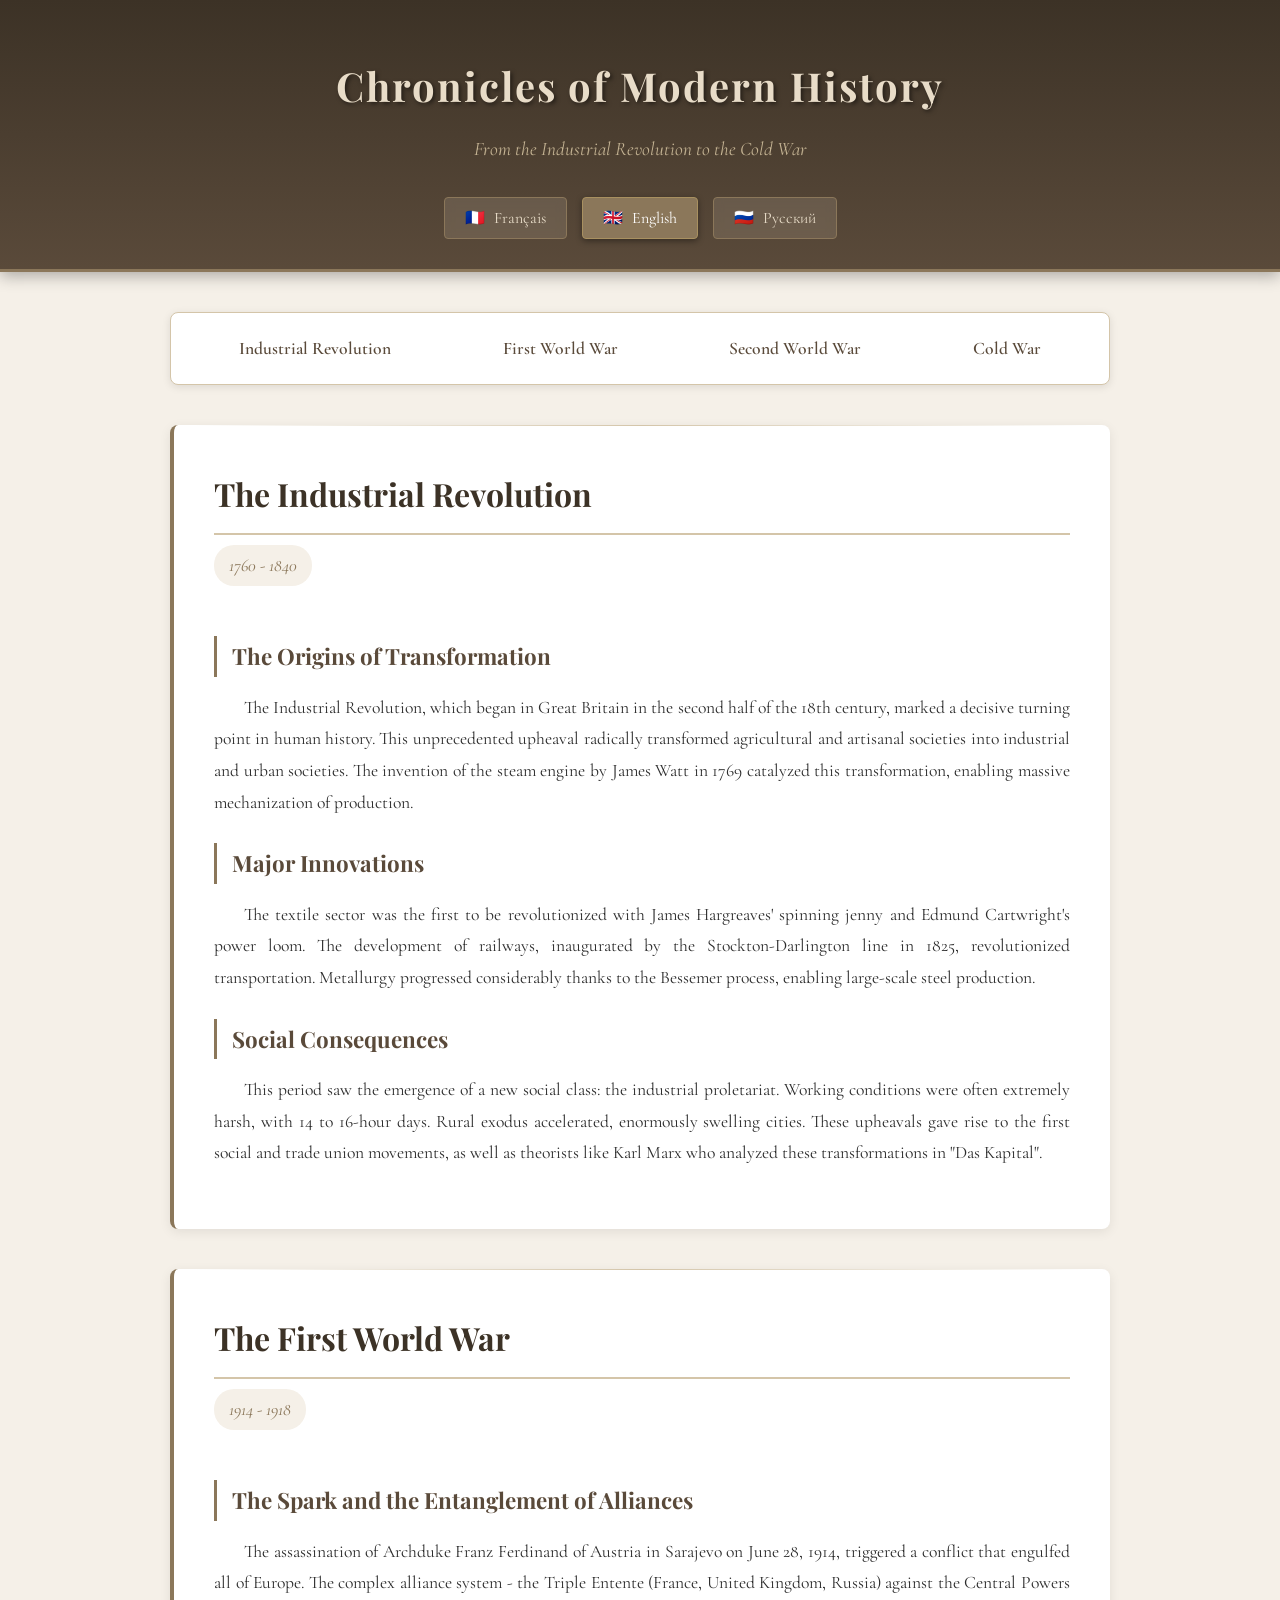
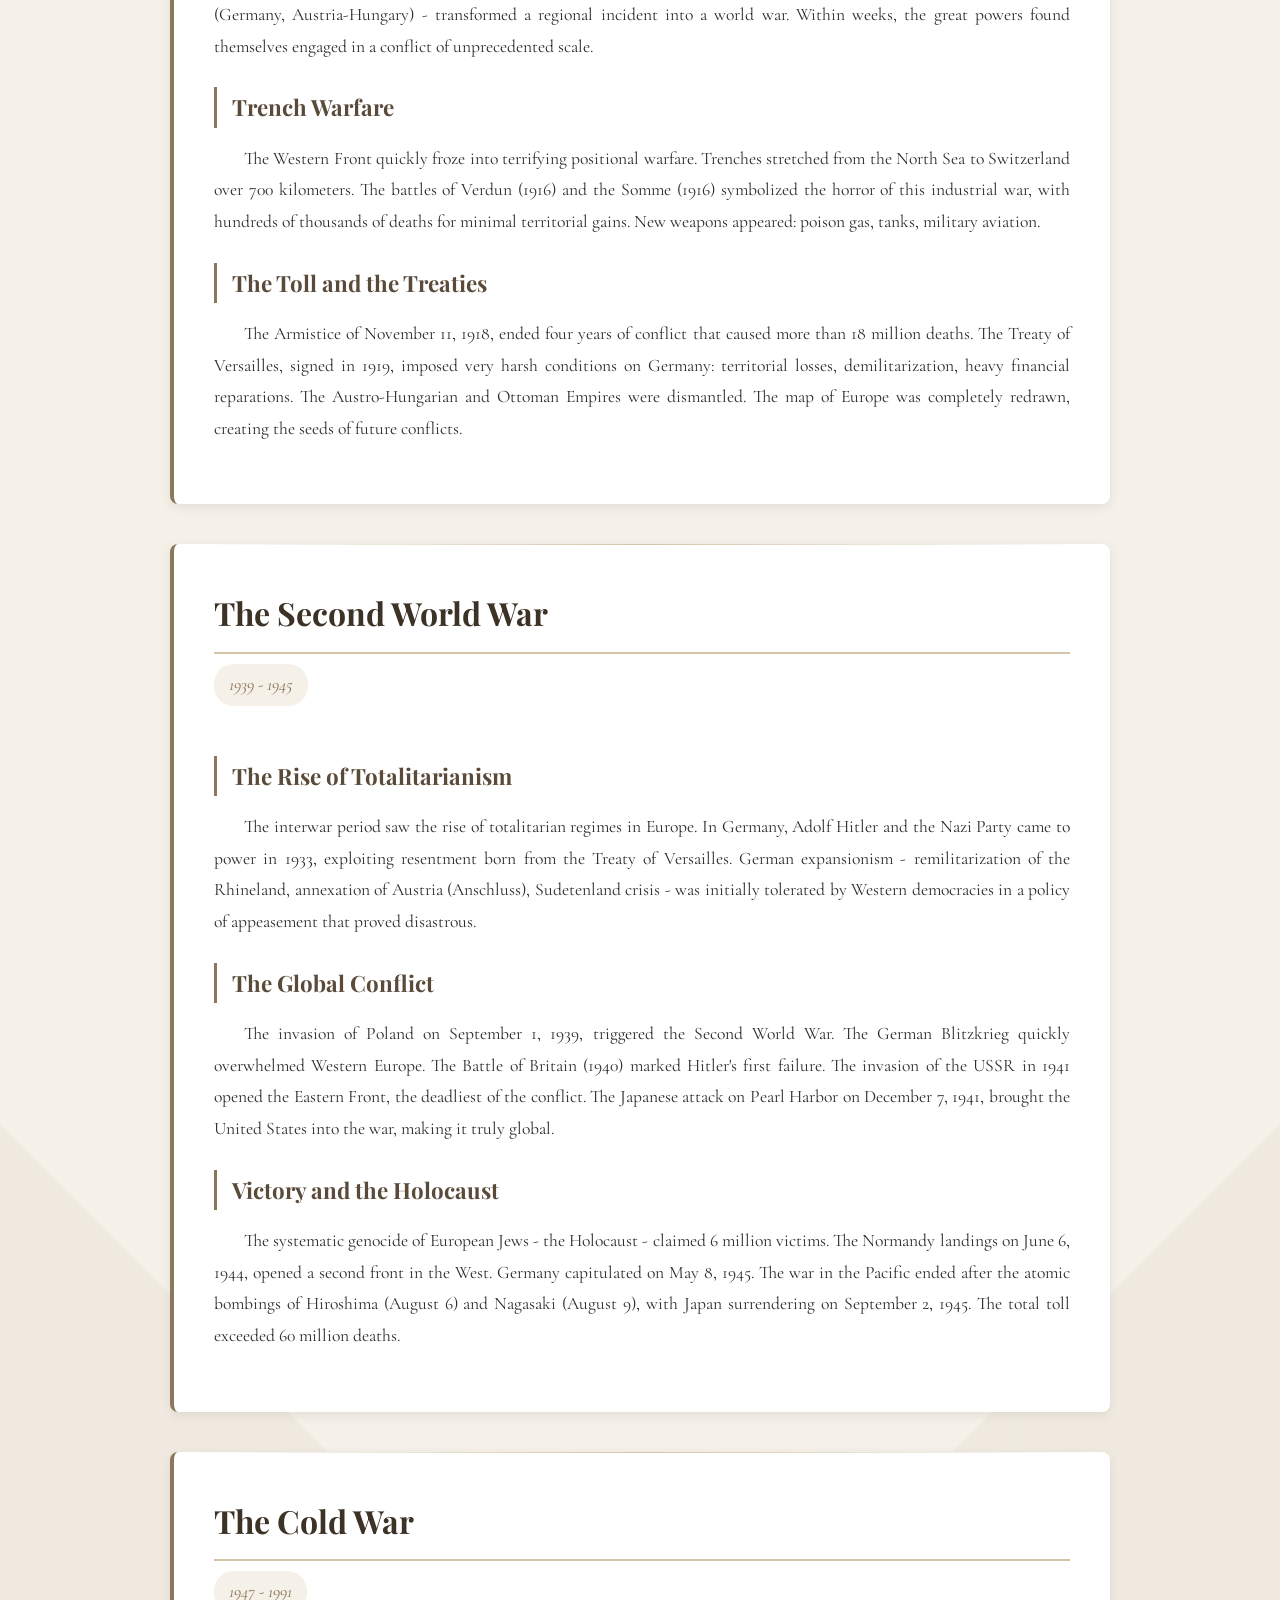
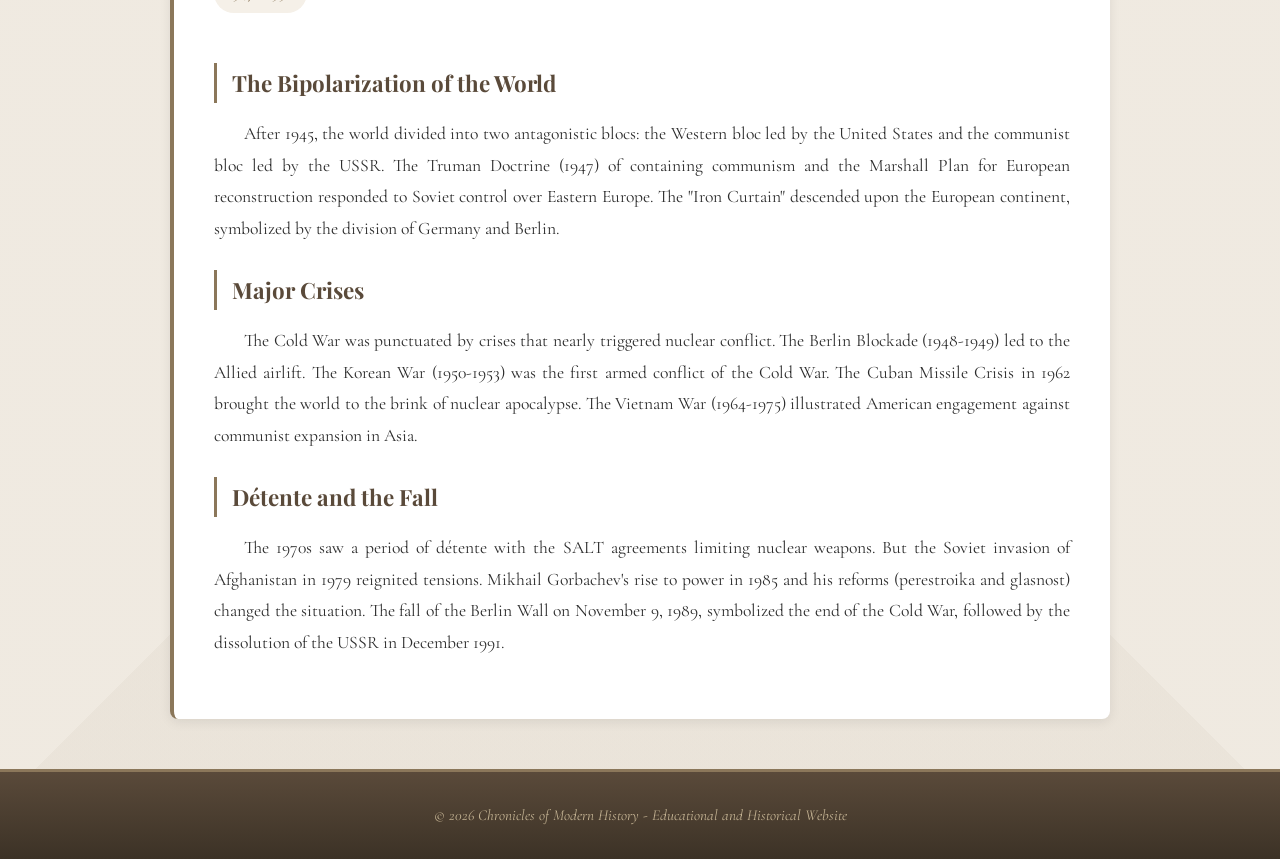
<file: index.html>
<!DOCTYPE html>
<html lang="fr">
<head>
    <!-- Balises de mots-clés SEO -->
<meta name="keywords" content="histoire moderne, révolution industrielle, première guerre mondiale, seconde guerre mondiale, guerre froide, histoire contemporaine, chroniques historiques, cours histoire, résumé histoire, industrialisation, guerres mondiales, grande guerre, WWII, WWI, guerre 39-45, guerre 14-18, industrial revolution, world war 1, world war 2, cold war, modern history, contemporary history, historical chronicles, промышленная революция, первая мировая война, вторая мировая война, холодная война, современная история">

<meta name="description" content="Chroniques de l'Histoire Moderne : découvrez la Révolution Industrielle (1760-1840), la Première Guerre Mondiale (1914-1918), la Seconde Guerre Mondiale (1939-1945) et la Guerre Froide (1947-1991). Site éducatif multilingue en français, anglais et russe avec des analyses historiques détaillées.">

<!-- Balises pour les moteurs de recherche -->
<meta name="robots" content="index, follow, max-snippet:-1, max-image-preview:large, max-video-preview:-1">
<meta name="googlebot" content="index, follow, max-snippet:-1, max-image-preview:large">
<meta name="bingbot" content="index, follow, max-snippet:-1, max-image-preview:large">

<!-- Balises de langue et localisation -->
<meta name="language" content="French, English, Russian">
<meta http-equiv="content-language" content="fr, en, ru">

<!-- Open Graph pour Facebook et LinkedIn -->
<meta property="og:title" content="Chroniques de l'Histoire Moderne - Révolution Industrielle, Guerres Mondiales et Guerre Froide">
<meta property="og:description" content="Explorez l'histoire moderne : Révolution Industrielle, Première et Seconde Guerres Mondiales, Guerre Froide. Contenu éducatif multilingue avec analyses historiques approfondies.">
<meta property="og:type" content="website">
<meta property="og:url" content="https://roboto9.github.io/histoires">
<meta property="og:image" content="https://roboto9.github.io/histoires">
<meta property="og:image:alt" content="Illustration histoire moderne - révolution industrielle et guerres mondiales">
<meta property="og:site_name" content="Chroniques de l'Histoire Moderne">
<meta property="og:locale" content="fr_FR">
<meta property="og:locale:alternate" content="en_GB">
<meta property="og:locale:alternate" content="ru_RU">

<!-- Twitter Card -->
<meta name="twitter:card" content="summary_large_image">
<meta name="twitter:title" content="Chroniques de l'Histoire Moderne">
<meta name="twitter:description" content="Histoire moderne : Révolution Industrielle, Guerres Mondiales et Guerre Froide. Site éducatif multilingue.">
<meta name="twitter:image" content="https://roboto9.github.io/histoires">
<meta name="twitter:image:alt" content="Histoire moderne et contemporaine">

<!-- Balises pour appareils mobiles -->
<meta name="theme-color" content="#3c3226">
<meta name="apple-mobile-web-app-capable" content="yes">
<meta name="apple-mobile-web-app-status-bar-style" content="black-translucent">
<meta name="apple-mobile-web-app-title" content="Histoire Moderne">
    <meta name="msvalidate.01" content="99EF3160F3D3A2BB954B0622AE29D365" />
    <meta name="yandex-verification" content="2fdb769160c37fc3" />
    <meta name="google-site-verification" content="8_jo_OIKoWMLx5ba4It0VEYrOq64s23Xh7QgMbaak_I" />
    <meta charset="UTF-8">
    <meta name="viewport" content="width=device-width, initial-scale=1.0">
    <title id="titre-page">Histoire Moderne - Révolution Industrielle, Guerres Mondiales et Guerre Froide</title>
    <link rel="stylesheet" href="styles.css">
    
</head>
<body>
    <header>
        <div class="container">
            <h1 id="titre-principal">Chroniques de l'Histoire Moderne</h1>
            <p id="sous-titre">De la Révolution Industrielle à la Guerre Froide</p>
            
            <nav class="language-selector" aria-label="Sélection de la langue">
                <button id="btn-fr" class="lang-btn active" onclick="changerLangue('fr')" aria-label="Français">
                    <span class="flag">🇫🇷</span> Français
                </button>
                <button id="btn-en" class="lang-btn" onclick="changerLangue('en')" aria-label="English">
                    <span class="flag">🇬🇧</span> English
                </button>
                <button id="btn-ru" class="lang-btn" onclick="changerLangue('ru')" aria-label="Русский">
                    <span class="flag">🇷🇺</span> Русский
                </button>
            </nav>
        </div>
    </header>

    <main class="container">
        <nav class="section-nav" aria-label="Navigation des chapitres">
            <ul>
                <li><a href="#revolution-industrielle" id="nav-revolution">Révolution Industrielle</a></li>
                <li><a href="#premiere-guerre" id="nav-ww1">Première Guerre Mondiale</a></li>
                <li><a href="#seconde-guerre" id="nav-ww2">Seconde Guerre Mondiale</a></li>
                <li><a href="#guerre-froide" id="nav-guerre-froide">Guerre Froide</a></li>
            </ul>
        </nav>

        <section id="revolution-industrielle" class="historical-section">
            <h2 id="titre-revolution">La Révolution Industrielle</h2>
            <div class="periode" id="periode-revolution">1760 - 1840</div>
            
            <article>
                <h3 id="sous-titre-revolution-1">Les Origines de la Transformation</h3>
                <p id="texte-revolution-1">La Révolution Industrielle, qui débuta en Grande-Bretagne dans la seconde moitié du XVIIIe siècle, marqua un tournant décisif dans l'histoire de l'humanité. Ce bouleversement sans précédent transforma radicalement les sociétés agricoles et artisanales en sociétés industrielles et urbaines. L'invention de la machine à vapeur par James Watt en 1769 catalysa cette transformation, permettant une mécanisation massive de la production.</p>
                
                <h3 id="sous-titre-revolution-2">Les Innovations Majeures</h3>
                <p id="texte-revolution-2">Le secteur textile fut le premier à être révolutionné avec la spinning jenny de James Hargreaves et le métier à tisser mécanique d'Edmund Cartwright. Le développement des chemins de fer, inauguré par la ligne Stockton-Darlington en 1825, révolutionna les transports. La métallurgie progressa considérablement grâce au procédé Bessemer, permettant la production d'acier à grande échelle.</p>
                
                <h3 id="sous-titre-revolution-3">Les Conséquences Sociales</h3>
                <p id="texte-revolution-3">Cette période vit l'émergence d'une nouvelle classe sociale : le prolétariat ouvrier. Les conditions de travail étaient souvent extrêmement dures, avec des journées de 14 à 16 heures. L'exode rural s'accéléra, gonflant démesurément les villes. Ces bouleversements engendrèrent les premiers mouvements sociaux et syndicaux, ainsi que des théoriciens comme Karl Marx qui analysa ces transformations dans "Le Capital".</p>
            </article>
        </section>

        <section id="premiere-guerre" class="historical-section">
            <h2 id="titre-ww1">La Première Guerre Mondiale</h2>
            <div class="periode" id="periode-ww1">1914 - 1918</div>
            
            <article>
                <h3 id="sous-titre-ww1-1">L'Étincelle et l'Embarras des Alliances</h3>
                <p id="texte-ww1-1">L'assassinat de l'archiduc François-Ferdinand d'Autriche à Sarajevo le 28 juin 1914 déclencha un conflit qui embrasa l'Europe entière. Le système complexe d'alliances - la Triple Entente (France, Royaume-Uni, Russie) contre les Empires centraux (Allemagne, Autriche-Hongrie) - transforma un incident régional en guerre mondiale. En quelques semaines, les grandes puissances se retrouvèrent engagées dans un conflit d'une ampleur sans précédent.</p>
                
                <h3 id="sous-titre-ww1-2">La Guerre des Tranchées</h3>
                <p id="texte-ww1-2">Le front occidental se figea rapidement dans une guerre de positions terrifiante. Des tranchées s'étendirent de la mer du Nord à la Suisse sur plus de 700 kilomètres. Les batailles de Verdun (1916) et de la Somme (1916) symbolisèrent l'horreur de cette guerre industrielle, avec des centaines de milliers de morts pour des gains territoriaux minimes. De nouvelles armes apparurent : gaz toxiques, chars d'assaut, aviation militaire.</p>
                
                <h3 id="sous-titre-ww1-3">Le Bilan et les Traités</h3>
                <p id="texte-ww1-3">L'armistice du 11 novembre 1918 mit fin à quatre années de conflit qui firent plus de 18 millions de morts. Le Traité de Versailles, signé en 1919, imposa des conditions très dures à l'Allemagne : pertes territoriales, démilitarisation, lourdes réparations financières. L'Empire austro-hongrois et l'Empire ottoman furent démantelés. La carte de l'Europe fut entièrement redessinée, créant les germes des conflits futurs.</p>
            </article>
        </section>

        <section id="seconde-guerre" class="historical-section">
            <h2 id="titre-ww2">La Seconde Guerre Mondiale</h2>
            <div class="periode" id="periode-ww2">1939 - 1945</div>
            
            <article>
                <h3 id="sous-titre-ww2-1">La Montée des Totalitarismes</h3>
                <p id="texte-ww2-1">L'entre-deux-guerres vit l'ascension des régimes totalitaires en Europe. En Allemagne, Adolf Hitler et le parti nazi arrivèrent au pouvoir en 1933, exploitant le ressentiment né du Traité de Versailles. L'expansionnisme allemand - remilitarisation de la Rhénanie, annexion de l'Autriche (Anschluss), crise des Sudètes - fut d'abord toléré par les démocraties occidentales dans une politique d'apaisement qui s'avéra désastreuse.</p>
                
                <h3 id="sous-titre-ww2-2">Le Conflit Mondial</h3>
                <p id="texte-ww2-2">L'invasion de la Pologne le 1er septembre 1939 déclencha la Seconde Guerre Mondiale. La Blitzkrieg allemande submergea rapidement l'Europe occidentale. La bataille d'Angleterre (1940) marqua le premier échec d'Hitler. L'invasion de l'URSS en 1941 ouvrit le front de l'Est, le plus meurtrier du conflit. L'attaque japonaise sur Pearl Harbor le 7 décembre 1941 entraîna les États-Unis dans la guerre, la mondialisant définitivement.</p>
                
                <h3 id="sous-titre-ww2-3">La Victoire et l'Holocauste</h3>
                <p id="texte-ww2-3">Le génocide systématique des Juifs d'Europe - la Shoah - fit 6 millions de victimes. Le débarquement de Normandie le 6 juin 1944 ouvrit un second front à l'Ouest. L'Allemagne capitula le 8 mai 1945. La guerre dans le Pacifique se termina après les bombardements atomiques d'Hiroshima (6 août) et Nagasaki (9 août), le Japon capitulant le 2 septembre 1945. Le bilan total dépassa 60 millions de morts.</p>
            </article>
        </section>

        <section id="guerre-froide" class="historical-section">
            <h2 id="titre-guerre-froide">La Guerre Froide</h2>
            <div class="periode" id="periode-guerre-froide">1947 - 1991</div>
            
            <article>
                <h3 id="sous-titre-froide-1">La Bipolarisation du Monde</h3>
                <p id="texte-froide-1">Après 1945, le monde se divisa en deux blocs antagonistes : le bloc occidental mené par les États-Unis et le bloc communiste dirigé par l'URSS. La doctrine Truman (1947) d'endiguement du communisme et le Plan Marshall de reconstruction de l'Europe répondaient à la mainmise soviétique sur l'Europe de l'Est. Le "rideau de fer" s'abattit sur le continent européen, symbolisé par la division de l'Allemagne et de Berlin.</p>
                
                <h3 id="sous-titre-froide-2">Les Crises Majeures</h3>
                <p id="texte-froide-2">La guerre froide fut ponctuée de crises qui faillirent déclencher un conflit nucléaire. Le blocus de Berlin (1948-1949) aboutit au pont aérien allié. La guerre de Corée (1950-1953) fut le premier conflit armé de la guerre froide. La crise des missiles de Cuba en 1962 plaça le monde au bord de l'apocalypse nucléaire. La guerre du Vietnam (1964-1975) illustra l'engagement américain contre l'expansion communiste en Asie.</p>
                
                <h3 id="sous-titre-froide-3">La Détente et la Chute</h3>
                <p id="texte-froide-3">Les années 1970 virent une période de détente avec les accords SALT de limitation des armements nucléaires. Mais l'invasion soviétique de l'Afghanistan en 1979 relança les tensions. L'arrivée de Mikhaïl Gorbatchev au pouvoir en 1985 et ses réformes (perestroïka et glasnost) changèrent la donne. La chute du mur de Berlin le 9 novembre 1989 symbolisa la fin de la guerre froide, suivie de la dissolution de l'URSS en décembre 1991.</p>
            </article>
        </section>
    </main>

    <footer>
        <div class="container">
            <p id="footer-texte">© 2026 Chroniques de l'Histoire Moderne - Site éducatif et historique</p>
        </div>
    </footer>

    <script src="translations.js"></script>
    <script src="script.js"></script>
</body>
</html>
</file>
<file: styles.css>
/* Styles généraux et typographie historique */
@import url('https://fonts.googleapis.com/css2?family=Playfair+Display:ital,wght@0,400;0,700;1,400&family=Cormorant+Garamond:ital,wght@0,400;0,600;1,400&display=swap');

* {
    margin: 0;
    padding: 0;
    box-sizing: border-box;
}

body {
    font-family: 'Cormorant Garamond', Georgia, 'Times New Roman', serif;
    line-height: 1.8;
    color: #2c2c2c;
    background-color: #f5f0e8;
    background-image: 
        linear-gradient(45deg, rgba(139, 119, 90, 0.05) 25%, transparent 25%),
        linear-gradient(-45deg, rgba(139, 119, 90, 0.05) 25%, transparent 25%);
}

.container {
    max-width: 1000px;
    margin: 0 auto;
    padding: 0 30px;
}

/* En-tête historique */
header {
    background: linear-gradient(to bottom, #3c3226, #5a4a3a);
    color: #e8dcc8;
    padding: 50px 0 30px;
    margin-bottom: 40px;
    border-bottom: 3px solid #8b775a;
    box-shadow: 0 4px 15px rgba(0, 0, 0, 0.3);
}

#titre-principal {
    font-family: 'Playfair Display', Georgia, serif;
    font-size: 2.5rem;
    font-weight: 700;
    text-align: center;
    margin-bottom: 10px;
    text-shadow: 2px 2px 4px rgba(0, 0, 0, 0.5);
    letter-spacing: 2px;
}

#sous-titre {
    text-align: center;
    font-style: italic;
    font-size: 1.2rem;
    margin-bottom: 30px;
    color: #c4b393;
}

/* Sélecteur de langue */
.language-selector {
    display: flex;
    justify-content: center;
    gap: 15px;
    flex-wrap: wrap;
}

.lang-btn {
    background-color: rgba(232, 220, 200, 0.15);
    border: 1px solid #8b775a;
    color: #e8dcc8;
    padding: 10px 20px;
    cursor: pointer;
    font-family: 'Cormorant Garamond', Georgia, serif;
    font-size: 1rem;
    transition: all 0.3s ease;
    border-radius: 4px;
    backdrop-filter: blur(5px);
}

.lang-btn:hover {
    background-color: rgba(232, 220, 200, 0.3);
    transform: translateY(-2px);
    box-shadow: 0 4px 8px rgba(0, 0, 0, 0.3);
}

.lang-btn.active {
    background-color: #8b775a;
    color: #fff;
    border-color: #a89060;
    box-shadow: 0 2px 6px rgba(0, 0, 0, 0.4);
}

.flag {
    margin-right: 5px;
}

/* Navigation des sections */
.section-nav {
    background-color: #fff;
    padding: 20px;
    margin-bottom: 40px;
    border-radius: 8px;
    box-shadow: 0 2px 8px rgba(0, 0, 0, 0.1);
    border: 1px solid #d4c5a9;
}

.section-nav ul {
    list-style: none;
    display: flex;
    justify-content: space-around;
    flex-wrap: wrap;
    gap: 15px;
}

.section-nav a {
    color: #5a4a3a;
    text-decoration: none;
    font-weight: 600;
    font-size: 1.1rem;
    padding: 5px 10px;
    border-bottom: 2px solid transparent;
    transition: all 0.3s ease;
}

.section-nav a:hover {
    border-bottom-color: #8b775a;
    color: #8b775a;
}

/* Sections historiques */
.historical-section {
    background-color: #ffffff;
    margin-bottom: 40px;
    padding: 40px;
    border-radius: 8px;
    box-shadow: 0 3px 12px rgba(0, 0, 0, 0.08);
    border-left: 4px solid #8b775a;
    position: relative;
}

.historical-section::before {
    content: '';
    position: absolute;
    top: 0;
    left: 20px;
    right: 20px;
    height: 1px;
    background: linear-gradient(to right, transparent, #d4c5a9, transparent);
}

.historical-section h2 {
    font-family: 'Playfair Display', Georgia, serif;
    font-size: 2rem;
    color: #3c3226;
    margin-bottom: 10px;
    border-bottom: 2px solid #d4c5a9;
    padding-bottom: 10px;
}

.periode {
    font-style: italic;
    color: #8b775a;
    font-size: 1.1rem;
    margin-bottom: 25px;
    display: inline-block;
    background-color: #f5f0e8;
    padding: 5px 15px;
    border-radius: 20px;
}

.historical-section h3 {
    font-family: 'Playfair Display', Georgia, serif;
    font-size: 1.4rem;
    color: #5a4a3a;
    margin: 25px 0 15px 0;
    padding-left: 15px;
    border-left: 3px solid #8b775a;
}

.historical-section p {
    text-align: justify;
    margin-bottom: 20px;
    font-size: 1.1rem;
    text-indent: 30px;
}

.historical-section p:first-of-type {
    margin-top: 0;
}

/* Pied de page */
footer {
    background: linear-gradient(to top, #3c3226, #5a4a3a);
    color: #c4b393;
    text-align: center;
    padding: 30px 0;
    margin-top: 50px;
    border-top: 3px solid #8b775a;
}

#footer-texte {
    font-style: italic;
    font-size: 0.95rem;
}

/* Responsive Design */
@media (max-width: 768px) {
    .container {
        padding: 0 15px;
    }
    
    #titre-principal {
        font-size: 1.8rem;
    }
    
    .historical-section {
        padding: 25px 20px;
    }
    
    .historical-section h2 {
        font-size: 1.6rem;
    }
    
    .historical-section h3 {
        font-size: 1.2rem;
    }
    
    .section-nav ul {
        flex-direction: column;
        align-items: center;
    }
    
    .lang-btn {
        padding: 8px 15px;
        font-size: 0.9rem;
    }
}

@media (max-width: 480px) {
    #titre-principal {
        font-size: 1.5rem;
    }
    
    #sous-titre {
        font-size: 1rem;
    }
    
    .historical-section {
        padding: 20px 15px;
    }
    
    .historical-section h2 {
        font-size: 1.3rem;
    }
    
    .historical-section p {
        font-size: 1rem;
        text-indent: 20px;
    }
    
    header {
        padding: 30px 0 20px;
    }
    
    .language-selector {
        gap: 8px;
    }
    
    .lang-btn {
        padding: 6px 12px;
        font-size: 0.85rem;
    }
}
</file>
